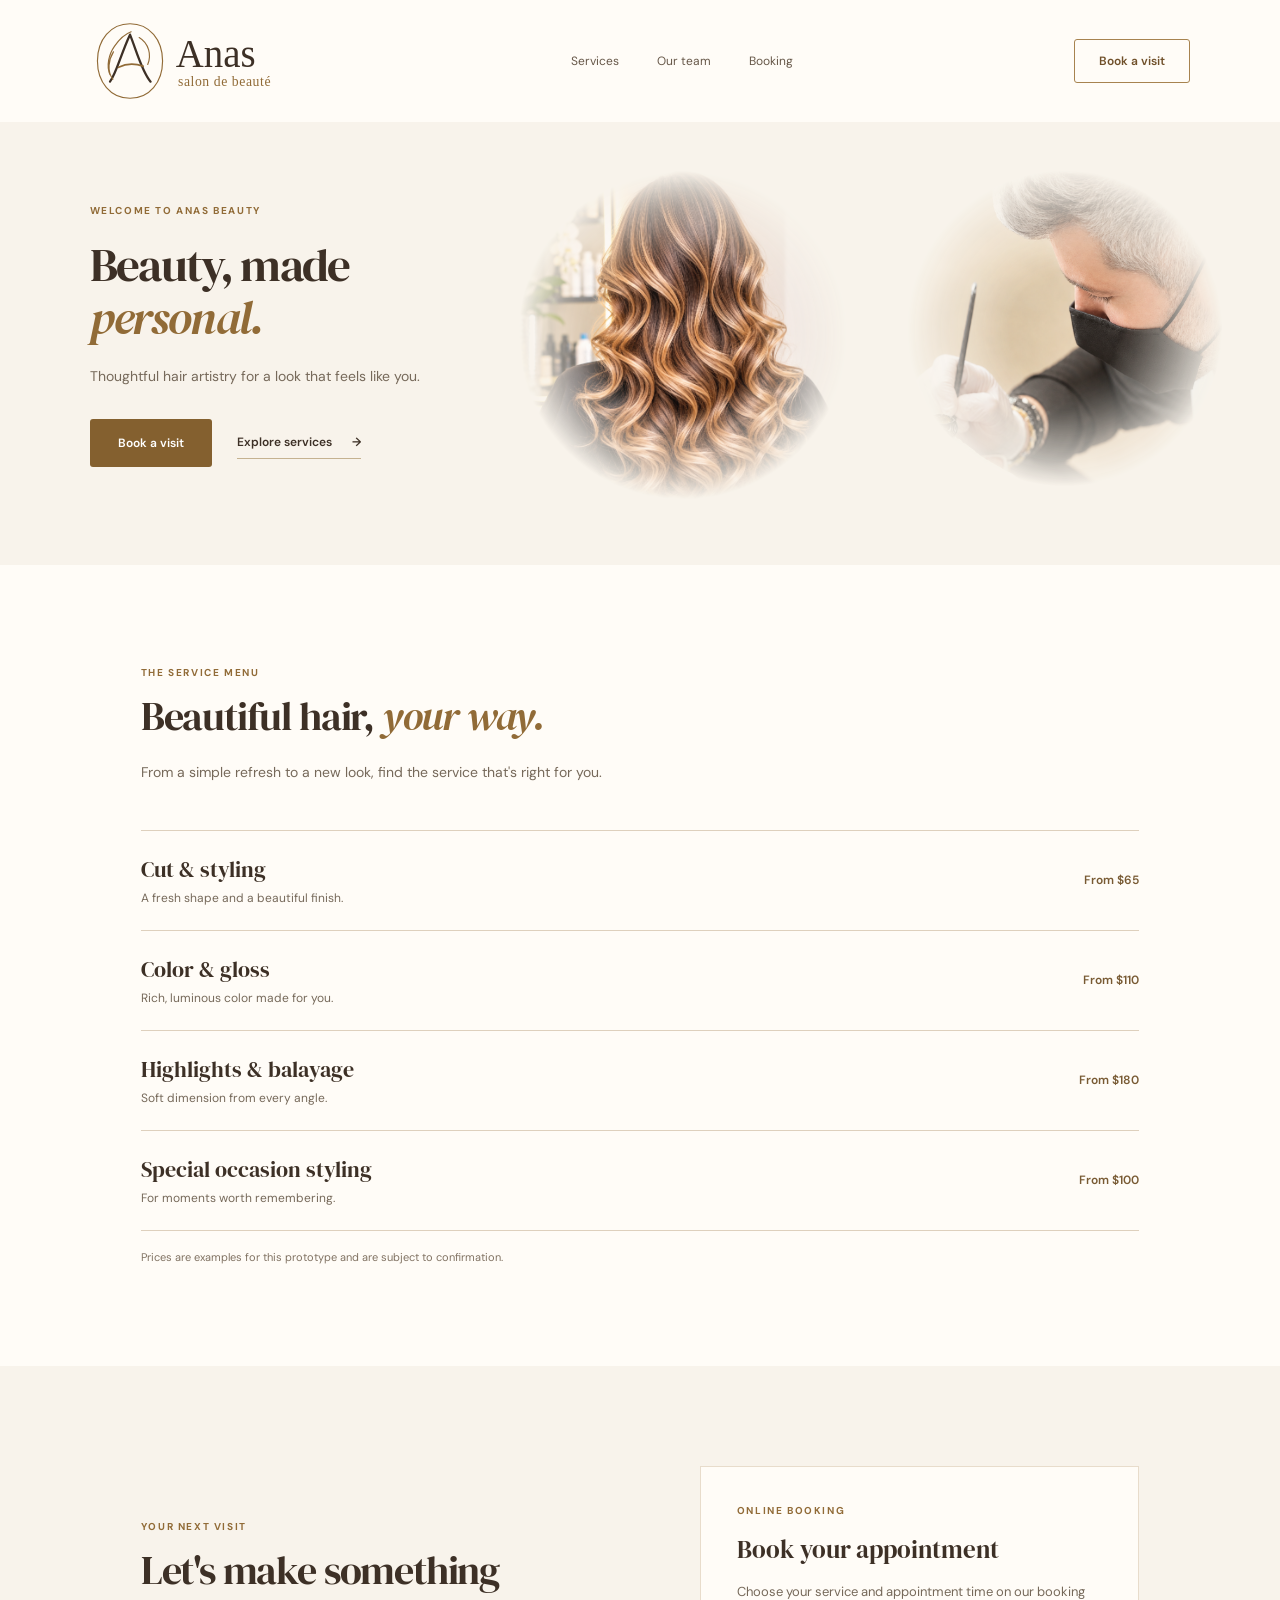
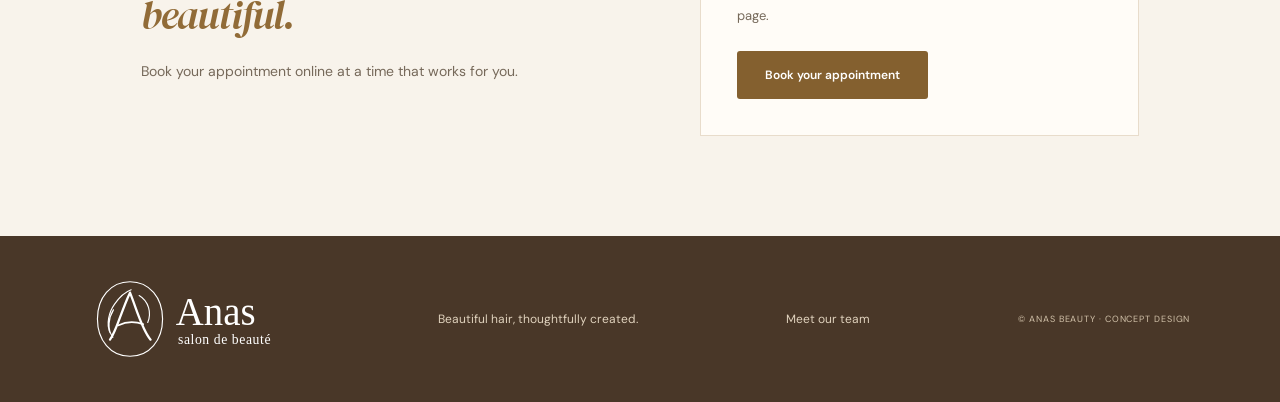
<file: index.html>
<!DOCTYPE html>
<html lang="en">
<head>
  <meta charset="UTF-8">
  <meta name="viewport" content="width=device-width, initial-scale=1.0">
  <meta name="theme-color" content="#f8f3eb">
  <meta name="description" content="Discover hair services and styles at Anas Beauty.">
  <title>Anas Beauty | Hair, made personal</title>
  <link rel="stylesheet" href="styles.css">
</head>
<body>
  <header class="site-header">
    <a class="brand" href="#home" aria-label="Anas salon de beauté home"><img src="assets/anas-salon-logo.svg" alt=""></a>
    <nav aria-label="Main navigation">
      <a href="#services">Services</a>
      <a href="team.html">Our team</a>
      <a href="#booking">Booking</a>
    </nav>
    <a class="header-button" href="https://samerfe8t.setmore.com/">Book a visit</a>
  </header>

  <main id="home">
    <section class="hero">
      <div class="hero-copy">
        <p class="eyebrow">WELCOME TO ANAS BEAUTY</p>
        <h1>Beauty, made <em>personal.</em></h1>
        <p>Thoughtful hair artistry for a look that feels like you.</p>
        <div class="hero-actions">
          <a class="button" href="https://samerfe8t.setmore.com/">Book a visit</a>
          <a class="text-link" href="#services">Explore services <span aria-hidden="true">→</span></a>
        </div>
      </div>
      <figure class="hero-image hero-image-soft">
        <img src="assets/homepage-hair.png" alt="Brown hair styled in waves with golden highlights">
        <img class="hero-image-portrait" src="assets/anas-matar-warm.png" alt="Anas Matar performing a beauty treatment">
      </figure>
    </section>

    <section class="services section" id="services">
      <div class="section-intro">
        <p class="eyebrow">THE SERVICE MENU</p>
        <h2>Beautiful hair, <em>your way.</em></h2>
        <p>From a simple refresh to a new look, find the service that's right for you.</p>
      </div>
      <div class="service-list">
        <article class="service-row">
          <div><h3>Cut &amp; styling</h3><p>A fresh shape and a beautiful finish.</p></div>
          <span>From $65</span>
        </article>
        <article class="service-row">
          <div><h3>Color &amp; gloss</h3><p>Rich, luminous color made for you.</p></div>
          <span>From $110</span>
        </article>
        <article class="service-row">
          <div><h3>Highlights &amp; balayage</h3><p>Soft dimension from every angle.</p></div>
          <span>From $180</span>
        </article>
        <article class="service-row">
          <div><h3>Special occasion styling</h3><p>For moments worth remembering.</p></div>
          <span>From $100</span>
        </article>
      </div>
      <p class="note">Prices are examples for this prototype and are subject to confirmation.</p>
    </section>

    <section class="booking section" id="booking">
      <div class="booking-copy">
        <p class="eyebrow">YOUR NEXT VISIT</p>
        <h2>Let's make something <em>beautiful.</em></h2>
        <p>Book your appointment online at a time that works for you.</p>
      </div>
      <div class="booking-card">
        <p class="eyebrow">ONLINE BOOKING</p>
        <h3>Book your appointment</h3>
        <p>Choose your service and appointment time on our booking page.</p>
        <a class="button booking-button" href="https://samerfe8t.setmore.com/">Book your appointment</a>
      </div>
    </section>
  </main>

  <footer>
    <a class="brand footer-brand" href="#home"><img src="assets/anas-salon-logo.svg" alt="Anas salon de beauté"></a>
    <p>Beautiful hair, thoughtfully created.</p>
    <a class="footer-link" href="team.html">Meet our team</a>
    <span>© ANAS BEAUTY · CONCEPT DESIGN</span>
  </footer>
</body>
</html>
</file>
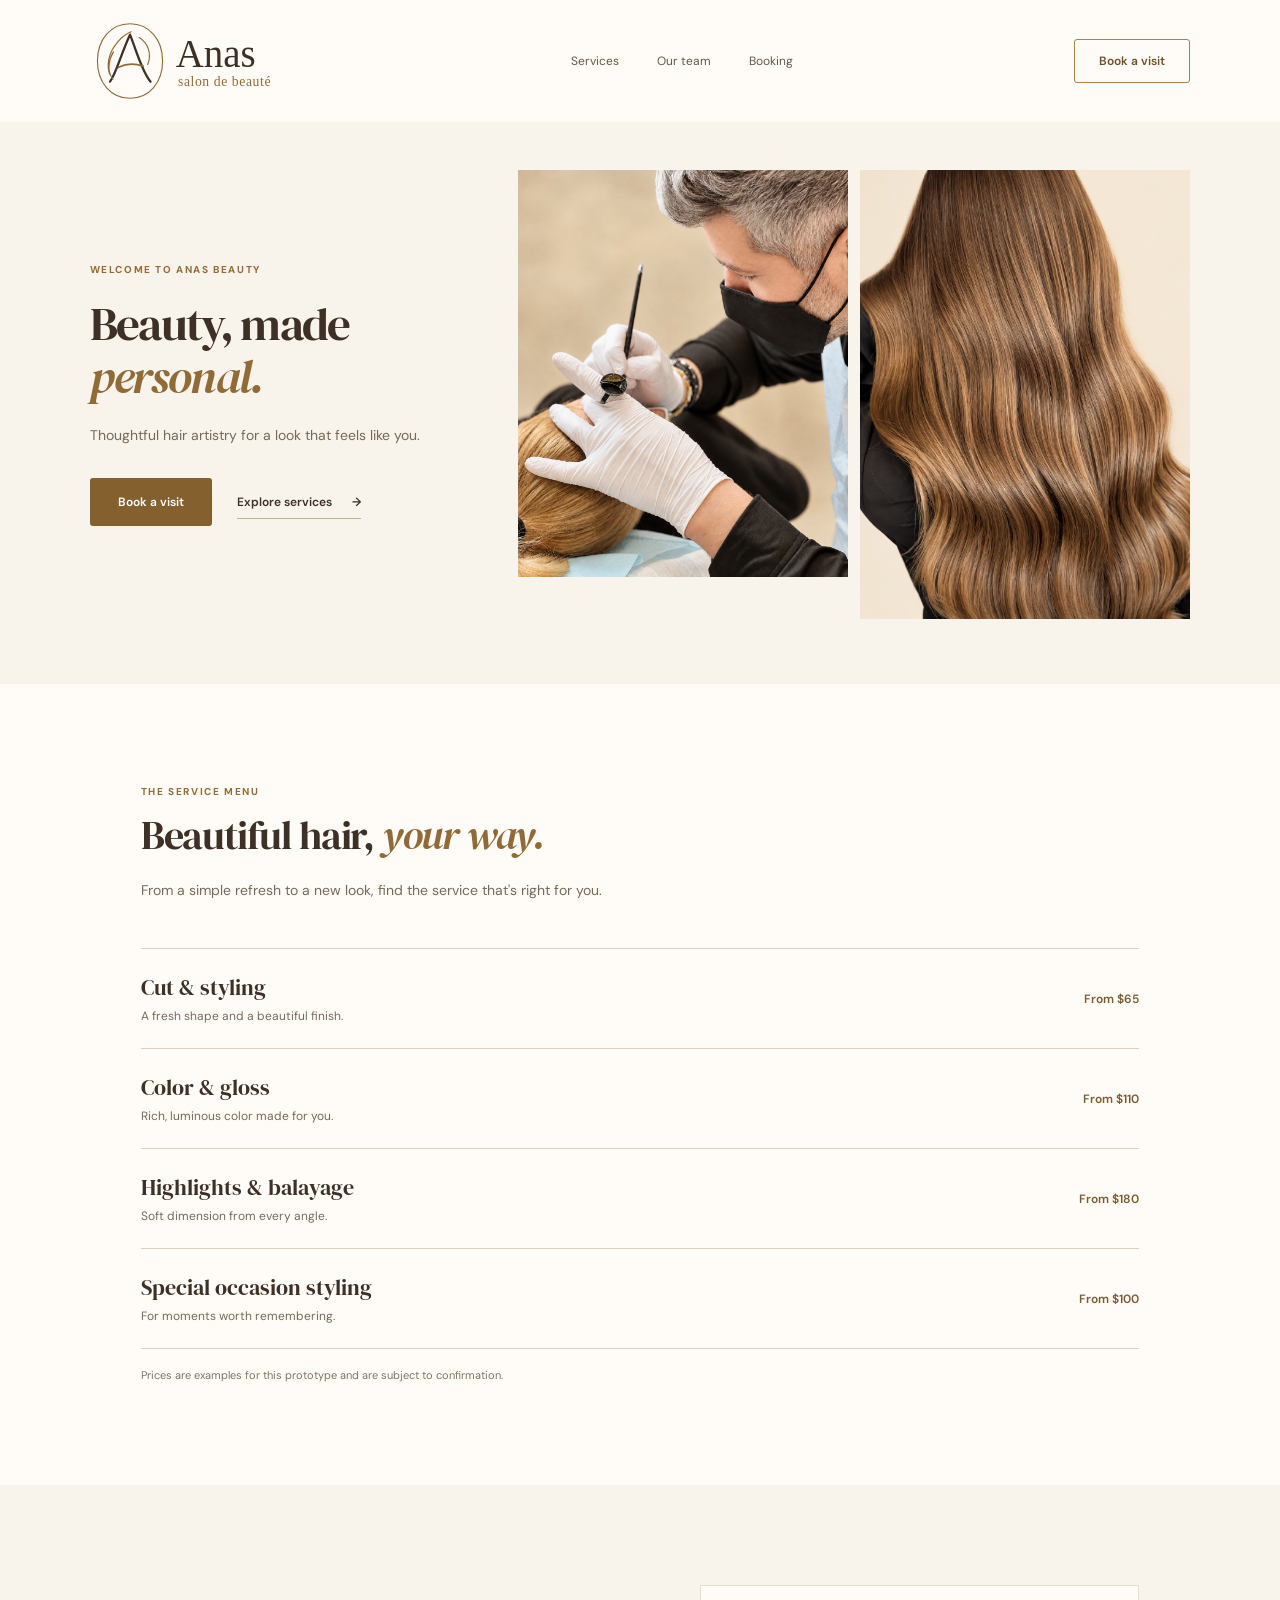
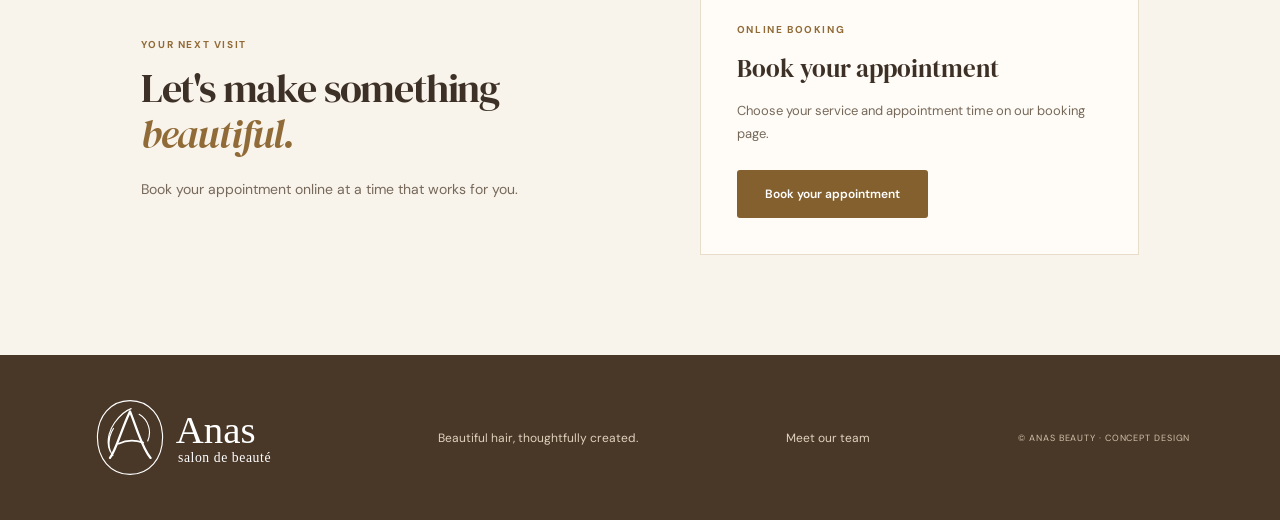
<file: index1.html>
<!DOCTYPE html>
<html lang="en">
<head>
  <meta charset="UTF-8">
  <meta name="viewport" content="width=device-width, initial-scale=1.0">
  <meta name="theme-color" content="#f8f3eb">
  <meta name="description" content="Discover hair services and styles at Anas Beauty.">
  <title>Anas Beauty | Hair, made personal</title>
  <link rel="stylesheet" href="styles.css">
  <link rel="stylesheet" href="options.css">
</head>
<body>
  <header class="site-header">
    <a class="brand" href="#home" aria-label="Anas salon de beauté home"><img src="assets/anas-salon-logo.svg" alt=""></a>
    <nav aria-label="Main navigation">
      <a href="#services">Services</a>
      <a href="team.html">Our team</a>
      <a href="#booking">Booking</a>
    </nav>
    <a class="header-button" href="https://samerfe8t.setmore.com/">Book a visit</a>
  </header>

  <main id="home">
    <section class="hero">
      <div class="hero-copy">
        <p class="eyebrow">WELCOME TO ANAS BEAUTY</p>
        <h1>Beauty, made <em>personal.</em></h1>
        <p>Thoughtful hair artistry for a look that feels like you.</p>
        <div class="hero-actions">
          <a class="button" href="https://samerfe8t.setmore.com/">Book a visit</a>
          <a class="text-link" href="#services">Explore services <span aria-hidden="true">→</span></a>
        </div>
      </div>
      <figure class="hero-image">
        <img src="assets/anas-matar-warm.png" alt="Anas Matar performing a beauty treatment">
        <img src="assets/signature-waves-beige.png" alt="Glossy brunette hair styled in soft waves">
      </figure>
    </section>

    <section class="services section" id="services">
      <div class="section-intro">
        <p class="eyebrow">THE SERVICE MENU</p>
        <h2>Beautiful hair, <em>your way.</em></h2>
        <p>From a simple refresh to a new look, find the service that's right for you.</p>
      </div>
      <div class="service-list">
        <article class="service-row">
          <div><h3>Cut &amp; styling</h3><p>A fresh shape and a beautiful finish.</p></div>
          <span>From $65</span>
        </article>
        <article class="service-row">
          <div><h3>Color &amp; gloss</h3><p>Rich, luminous color made for you.</p></div>
          <span>From $110</span>
        </article>
        <article class="service-row">
          <div><h3>Highlights &amp; balayage</h3><p>Soft dimension from every angle.</p></div>
          <span>From $180</span>
        </article>
        <article class="service-row">
          <div><h3>Special occasion styling</h3><p>For moments worth remembering.</p></div>
          <span>From $100</span>
        </article>
      </div>
      <p class="note">Prices are examples for this prototype and are subject to confirmation.</p>
    </section>

    <section class="booking section" id="booking">
      <div class="booking-copy">
        <p class="eyebrow">YOUR NEXT VISIT</p>
        <h2>Let's make something <em>beautiful.</em></h2>
        <p>Book your appointment online at a time that works for you.</p>
      </div>
      <div class="booking-card">
        <p class="eyebrow">ONLINE BOOKING</p>
        <h3>Book your appointment</h3>
        <p>Choose your service and appointment time on our booking page.</p>
        <a class="button booking-button" href="https://samerfe8t.setmore.com/">Book your appointment</a>
      </div>
    </section>
  </main>

  <footer>
    <a class="brand footer-brand" href="#home"><img src="assets/anas-salon-logo.svg" alt="Anas salon de beauté"></a>
    <p>Beautiful hair, thoughtfully created.</p>
    <a class="footer-link" href="team.html">Meet our team</a>
    <span>© ANAS BEAUTY · CONCEPT DESIGN</span>
  </footer>
</body>
</html>
</file>
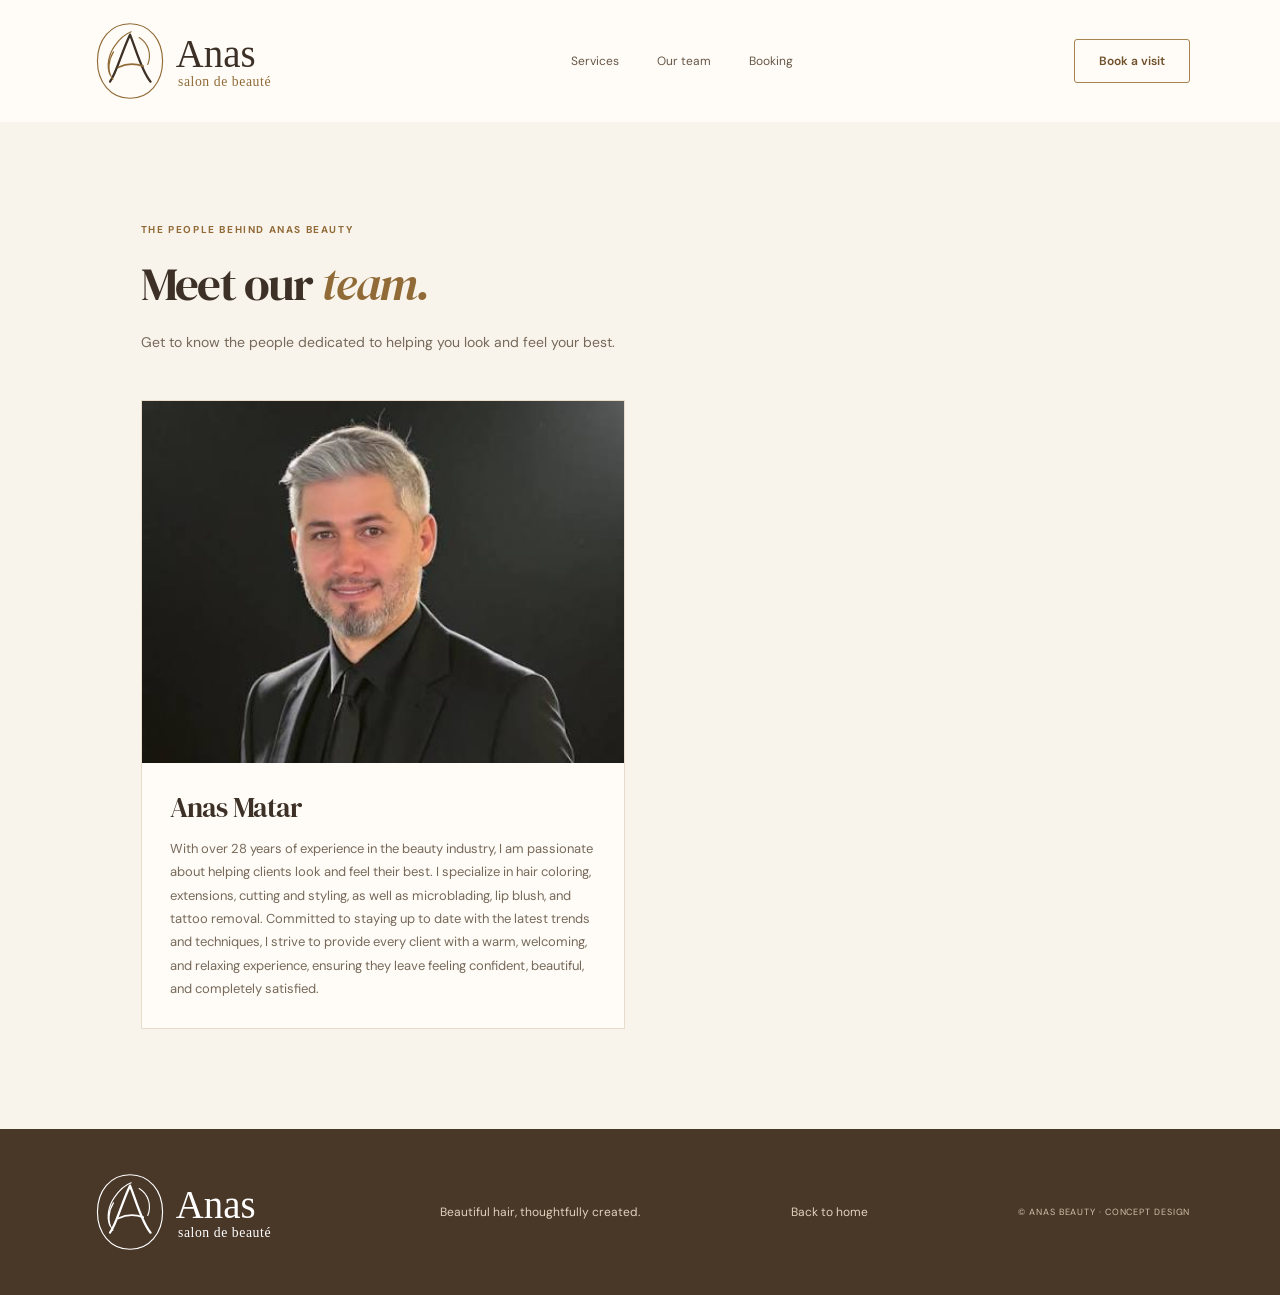
<file: team.html>
<!DOCTYPE html>
<html lang="en">
<head>
  <meta charset="UTF-8">
  <meta name="viewport" content="width=device-width, initial-scale=1.0">
  <meta name="theme-color" content="#f8f3eb">
  <meta name="description" content="Meet the team at Anas Beauty.">
  <title>Our Team | Anas Beauty</title>
  <link rel="stylesheet" href="styles.css">
</head>
<body>
  <header class="site-header">
    <a class="brand" href="index.html" aria-label="Anas salon de beauté home"><img src="assets/anas-salon-logo.svg" alt=""></a>
    <nav aria-label="Main navigation">
      <a href="index.html#services">Services</a>
      <a href="team.html" aria-current="page">Our team</a>
      <a href="index.html#booking">Booking</a>
    </nav>
    <a class="header-button" href="https://samerfe8t.setmore.com/">Book a visit</a>
  </header>

  <main>
    <section class="section">
      <div class="section-intro">
        <p class="eyebrow">THE PEOPLE BEHIND ANAS BEAUTY</p>
        <h1>Meet our <em>team.</em></h1>
        <p>Get to know the people dedicated to helping you look and feel your best.</p>
      </div>
      <div class="team-grid">
        <!-- To add a team member, copy this article and update the photo, name, and biography. -->
        <article class="team-member">
          <img src="assets/anas-matar-portrait.jpeg" alt="Portrait of Anas Matar">
          <div class="team-member-copy">
            <h2>Anas Matar</h2>
            <p>With over 28 years of experience in the beauty industry, I am passionate about helping clients look and feel their best. I specialize in hair coloring, extensions, cutting and styling, as well as microblading, lip blush, and tattoo removal. Committed to staying up to date with the latest trends and techniques, I strive to provide every client with a warm, welcoming, and relaxing experience, ensuring they leave feeling confident, beautiful, and completely satisfied.</p>
          </div>
        </article>
      </div>
    </section>
  </main>

  <footer>
    <a class="brand footer-brand" href="index.html"><img src="assets/anas-salon-logo.svg" alt="Anas salon de beauté"></a>
    <p>Beautiful hair, thoughtfully created.</p>
    <a class="footer-link" href="index.html">Back to home</a>
    <span>© ANAS BEAUTY · CONCEPT DESIGN</span>
  </footer>
</body>
</html>
</file>
<file: styles.css>
@import url('https://fonts.googleapis.com/css2?family=DM+Sans:wght@400;500;600;700&family=DM+Serif+Display:ital@0;1&display=swap');

:root {
  --cream: #f8f3eb;
  --paper: #fffcf7;
  --ink: #3d3026;
  --muted: #76695a;
  --gold: #916b37;
  --line: #ded0bd;
}

* { box-sizing: border-box; }
html { scroll-behavior: smooth; }
body { margin: 0; background: var(--cream); color: var(--ink); font-family: 'DM Sans', Arial, sans-serif; -webkit-font-smoothing: antialiased; }
h1, h2, h3, p, figure { margin: 0; }
h1, h2, h3 { font-family: 'DM Serif Display', Georgia, serif; font-weight: 400; }
em { font-weight: 400; }
a { color: inherit; text-decoration: none; }
a:focus-visible { outline: 2px solid var(--gold); outline-offset: 5px; }
img { display: block; width: 100%; }
.site-header { min-height: 92px; padding: 18px 7%; display: flex; align-items: center; justify-content: space-between; gap: 30px; background: var(--paper); }
.brand { display: inline-flex; flex: 0 0 auto; width: 200px; }
.brand img { height: auto; }
.site-header nav { display: flex; gap: 38px; color: #665748; font-size: 12px; }
.site-header nav a:hover, .text-link:hover { color: var(--gold); }
.header-button { display: inline-flex; align-items: center; justify-content: center; min-height: 44px; padding: 12px 24px; border: 1px solid #a7834f; border-radius: 3px; color: #70502a; font-size: 12px; font-weight: 600; white-space: nowrap; transition: background-color .2s, color .2s; }
.header-button:hover { background: #84602f; color: white; }
.hero { display: grid; grid-template-columns: .7fr 1.3fr; align-items: center; gap: 6%; padding: 48px 7% 65px; }
.hero-copy { max-width: 410px; padding: 30px 0; }
.eyebrow { color: var(--gold); font-size: 10px; font-weight: 700; letter-spacing: .16em; line-height: 1.5; }
h1 { margin-top: 20px; font-size: clamp(36px, 3.7vw, 55px); line-height: 1.12; letter-spacing: -.035em; }
h1 em, h2 em { color: var(--gold); }
.hero-copy > p:not(.eyebrow), .section-intro > p:not(.eyebrow), .booking-copy > p:not(.eyebrow) { margin-top: 20px; color: var(--muted); font-size: 14px; line-height: 1.8; }
.hero-actions { display: flex; align-items: center; flex-wrap: wrap; gap: 25px; margin-top: 30px; }
.button { display: inline-flex; align-items: center; justify-content: center; min-height: 48px; padding: 14px 28px; border-radius: 3px; background: #84602f; color: white; font-size: 12px; font-weight: 600; transition: background-color .2s; }
.button:hover { background: #68491f; }
.text-link { display: inline-flex; gap: 20px; padding: 8px 0; border-bottom: 1px solid #c5b290; font-size: 12px; font-weight: 600; }
.hero-image { display: grid; grid-template-columns: repeat(2, minmax(0, 1fr)); gap: 12px; }
.hero-image img { aspect-ratio: 1 / 1; height: auto; object-fit: contain; mask-image: radial-gradient(ellipse 75% 75% at center, #000 65%, transparent 100%); }
.hero-image-soft img { width: 100%; max-width: 520px; aspect-ratio: 1 / 1; justify-self: center; object-fit: cover; object-position: center top; opacity: .95; mask-image: radial-gradient(ellipse 50% 50% at center, #000 45%, transparent 100%); }
.hero-image-soft .hero-image-portrait { transform: translateY(10%) scale(1.2); mask-image: radial-gradient(ellipse 40% 40% at 60% 40%, #000 35%, transparent 100%); }
.section { padding: 100px 11%; }
.services { background: var(--paper); }
.section-intro { max-width: 520px; }
h2 { margin-top: 14px; font-size: clamp(32px, 3.1vw, 43px); letter-spacing: -.03em; line-height: 1.15; }
.service-list { margin-top: 45px; border-top: 1px solid var(--line); }
.service-row { display: flex; align-items: center; justify-content: space-between; gap: 25px; padding: 23px 0; border-bottom: 1px solid var(--line); }
.service-row h3 { font-size: 22px; }
.service-row p { margin-top: 5px; color: var(--muted); font-size: 12px; line-height: 1.5; }
.service-row > span { color: #785a33; font-size: 12px; font-weight: 600; white-space: nowrap; }
.note { margin-top: 18px; color: #807262; font-size: 11px; line-height: 1.6; }
.booking { display: grid; grid-template-columns: 1fr 1fr; align-items: center; gap: 12%; }
.booking-card { padding: 36px; background: var(--paper); border: 1px solid #e8dccb; }
.booking-card h3 { margin: 14px 0; font-size: 25px; }
.booking-card > p:not(.eyebrow) { color: var(--muted); font-size: 13px; line-height: 1.8; }
.booking-button { margin-top: 24px; }
.team-grid { display: grid; grid-template-columns: repeat(auto-fill, minmax(min(100%, 320px), 1fr)); gap: 30px; margin-top: 45px; }
.team-member { background: var(--paper); border: 1px solid #e8dccb; }
.team-member img { aspect-ratio: 4 / 3; object-fit: cover; object-position: center top; }
.team-member-copy { padding: 28px; }
.team-member h2 { margin: 0; font-size: 28px; }
.team-member p { margin-top: 14px; color: var(--muted); font-size: 13px; line-height: 1.8; }
footer { display: flex; align-items: center; justify-content: space-between; gap: 25px; padding: 40px 7%; background: #493728; color: #f8f3eb; }
.footer-brand img { filter: brightness(0) invert(1); }
footer p { color: #e0d2bd; font-size: 12px; }
.footer-link { color: #e0d2bd; font-size: 12px; }
.footer-link:hover { color: white; }
footer > span { color: #d2c2aa; font-size: 9px; letter-spacing: .1em; }

@media (max-width: 800px) {
  .site-header { padding: 18px 5%; }
  .site-header nav { gap: 20px; }
  .hero { gap: 5%; padding: 40px 5% 55px; }
  .section { padding: 75px 7%; }
  .booking { gap: 6%; }
}
@media (max-width: 600px) {
  .site-header { display: grid; grid-template-columns: minmax(0, 1fr) auto; min-height: 76px; gap: 0 12px; }
  .brand { width: 155px; }
  .site-header nav { grid-column: 1 / -1; grid-row: 2; justify-content: center; gap: clamp(20px, 7vw, 38px); }
  .site-header nav a { display: inline-flex; align-items: center; min-height: 44px; }
  .header-button { grid-column: 2; grid-row: 1; padding: 11px 18px; }
  .hero { display: flex; flex-direction: column-reverse; gap: 10px; padding: 20px 5% 45px; }
  .hero-image { width: 100%; gap: 8px; }
  .hero-copy { align-self: stretch; padding: 25px 0 0; }
  h1 { font-size: 36px; }
  .section { padding: 65px 6%; }
  .service-row h3 { font-size: 20px; }
  .booking { grid-template-columns: 1fr; gap: 35px; }
  .booking-card { padding: 28px 24px; }
  footer { flex-direction: column; align-items: flex-start; }
}
</file>
<file: options.css>
.hero-image img {
  aspect-ratio: auto;
  mask-image: none;
}
</file>
